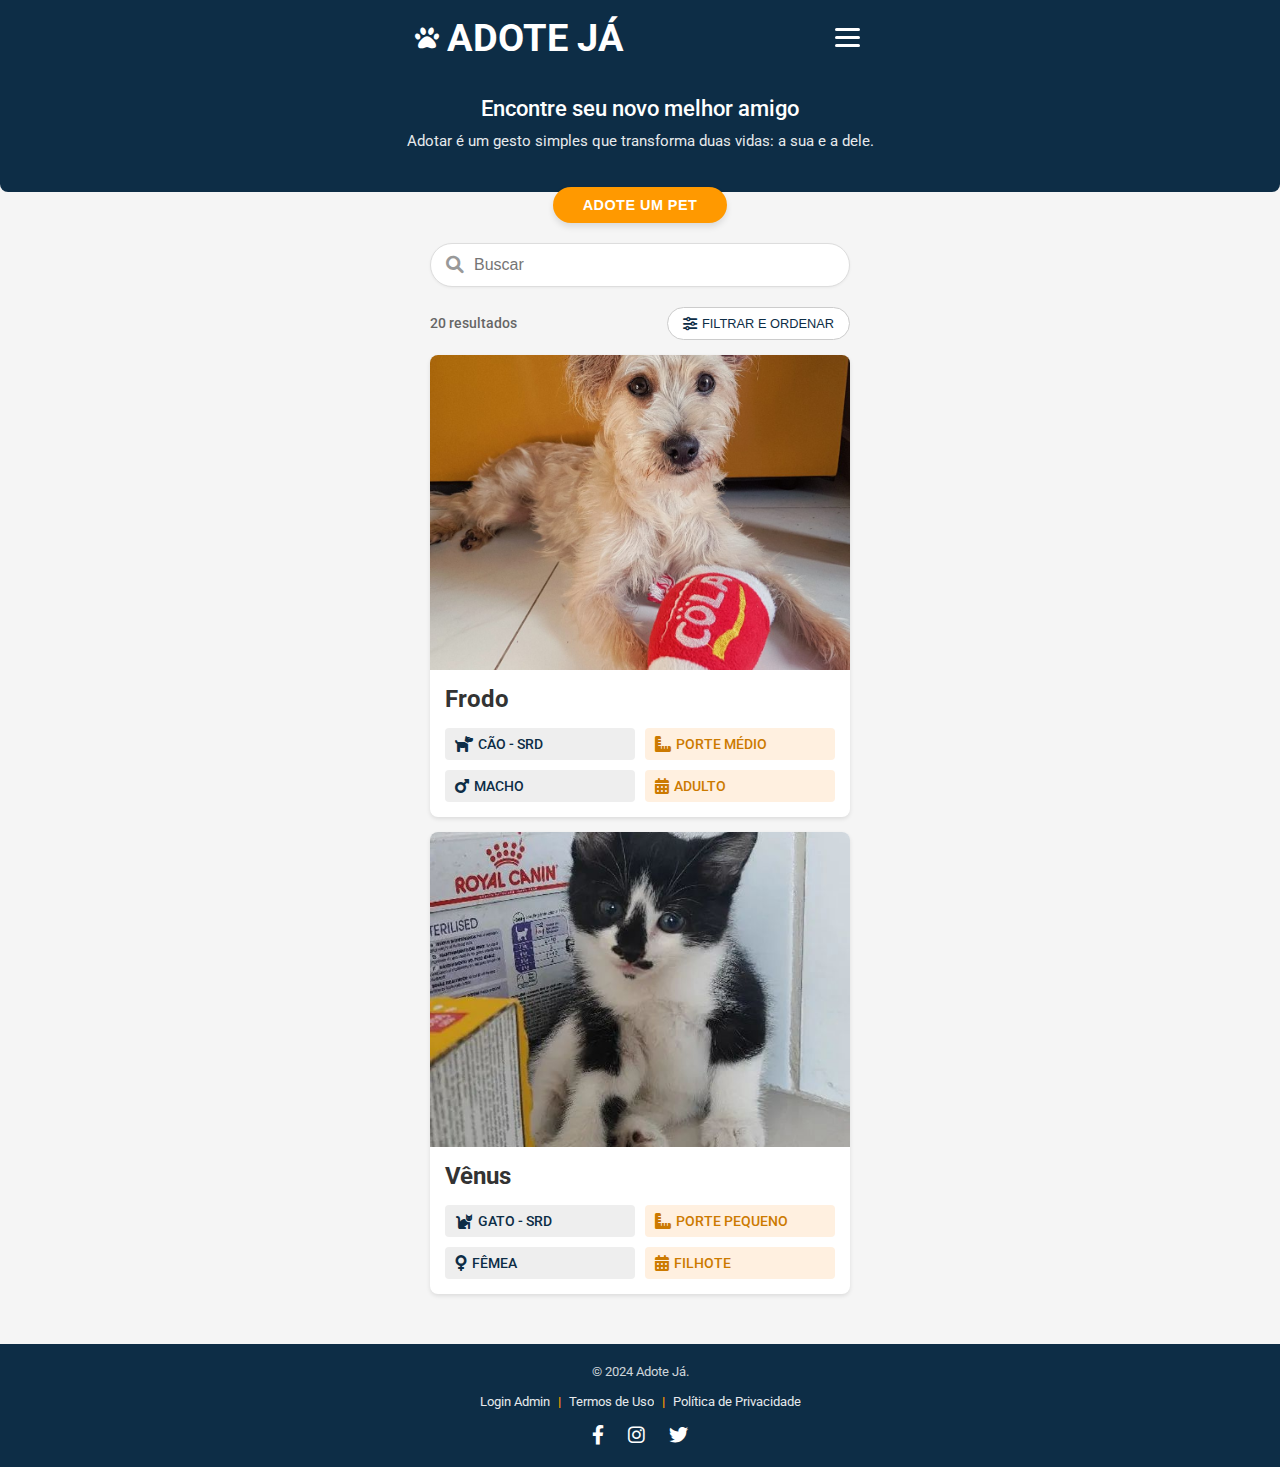
<file: index.html>
<!DOCTYPE html>
<html lang="pt-BR">
<head>
    <meta charset="UTF-8">
    <meta name="viewport" content="width=device-width, initial-scale=1.0">
    <title>Adote Já - Adote um Pet</title>
    <link rel="stylesheet" href="assets/styles.css">
    <link href="https://fonts.googleapis.com/css2?family=Roboto:wght@400;500;700&display=swap" rel="stylesheet">
    <link rel="stylesheet" href="https://cdnjs.cloudflare.com/ajax/libs/font-awesome/6.0.0-beta3/css/all.min.css">
</head>
<body>
    <header class="header">
        <div class="header-content">
            <div class="logo">
                <i class="fas fa-paw"></i>
                <h1>ADOTE JÁ</h1>
            </div>
            <button class="menu-toggle" aria-label="Menu">
                <span class="bar"></span>
                <span class="bar"></span>
                <span class="bar"></span>
            </button>
        </div>
    </header>

    <div class="hero">
        <h2>Encontre seu novo melhor amigo</h2>
        <p>Adotar é um gesto simples que transforma duas vidas: a sua e a dele.</p>
    </div>

    <main class="container">
        <nav class="adoption-nav">
            <button class="adoption-button">ADOTE UM PET</button>
        </nav>

        <div class="search-bar">
            <i class="fas fa-search"></i>
            <input type="text" placeholder="Buscar">
        </div>

        <div class="results-header">
            <p class="results-count">20 resultados</p>
            <button class="filter-sort-button">
                <i class="fas fa-sliders-h"></i>
                FILTRAR E ORDENAR
            </button>
        </div>

        <div class="pet-list">
            <a href="detalhes_pet.html" class="pet-card-link">
            <div class="pet-card">
                <img src="assets/foto_frodo.jpg" alt="Foto do cão Frodo, de porte médio e adulto." class="pet-image">
                <div class="pet-info">
                    <h3 class="pet-name">Frodo</h3>
                    <div class="pet-details">
                        <div class="detail-item">
                            <i class="fas fa-dog"></i>
                            <span>CÃO - SRD</span>
                        </div>
                        <div class="detail-item">
                            <i class="fas fa-ruler-combined"></i>
                            <span>PORTE MÉDIO</span>
                        </div>
                        <div class="detail-item">
                            <i class="fas fa-mars"></i>
                            <span>MACHO</span>
                        </div>
                        <div class="detail-item">
                            <i class="fas fa-calendar-alt"></i>
                            <span>ADULTO</span>
                        </div>
                    </div>
                </div>
            </div>
            </a>

            <div class="pet-card">
                <img src="assets/foto_venus.jpg" alt="Foto da gata Vênus, filhote, preta e branca." class="pet-image">
                <div class="pet-info">
                    <h3 class="pet-name">Vênus</h3>
                    <div class="pet-details">
                        <div class="detail-item">
                            <i class="fas fa-cat"></i>
                            <span>GATO - SRD</span>
                        </div>
                        <div class="detail-item">
                            <i class="fas fa-ruler-combined"></i>
                            <span>PORTE PEQUENO</span>
                        </div>
                        <div class="detail-item">
                            <i class="fas fa-venus"></i>
                            <span>FÊMEA</span>
                        </div>
                        <div class="detail-item">
                            <i class="fas fa-calendar-alt"></i>
                            <span>FILHOTE</span>
                        </div>
                    </div>
                </div>
            </div>
            </div>
    </main>

    <footer class="footer">
        <div class="footer-content">
            <p>&copy; 2024 Adote Já.</p>
            <div class="footer-links">
                <a href="admin_login.html">Login Admin</a>  <span class="separator">|</span>
                <a href="#">Termos de Uso</a>
                <span class="separator">|</span>
                <a href="#">Política de Privacidade</a>
            </div>
            <div class="social-icons">
                <a href="#" aria-label="Facebook"><i class="fab fa-facebook-f"></i></a>
                <a href="#" aria-label="Instagram"><i class="fab fa-instagram"></i></a>
                <a href="#" aria-label="Twitter"><i class="fab fa-twitter"></i></a>
            </div>
        </div>
    </footer>

</body>
</html>
</file>
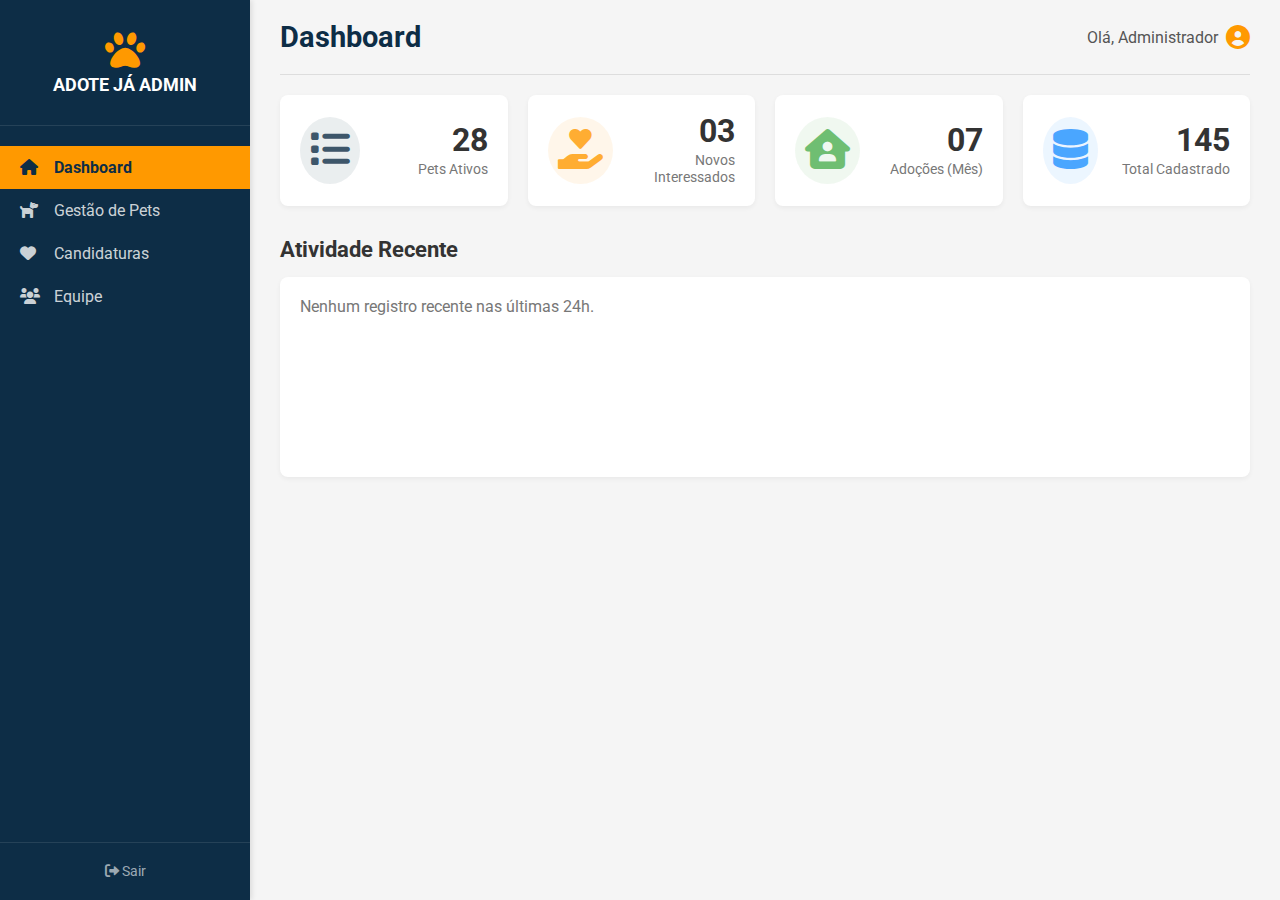
<file: admin-dashboard.html>
<!DOCTYPE html>
<html lang="pt-BR">
<head>
    <meta charset="UTF-8">
    <meta name="viewport" content="width=device-width, initial-scale=1.0">
    <title>Dashboard Admin - Adote Já</title>
    <link rel="stylesheet" href="styles.css">
    <link href="https://fonts.googleapis.com/css2?family=Roboto:wght@400;500;700&display=swap" rel="stylesheet">
    <link rel="stylesheet" href="https://cdnjs.cloudflare.com/ajax/libs/font-awesome/6.0.0-beta3/css/all.min.css">
    <link rel="stylesheet" href="assets/admin-dashboard.css">
</head>
<body>

    <div class="admin-layout">
        
        <aside class="sidebar">
            <div class="sidebar-header">
                <i class="fas fa-paw"></i>
                <h3>ADOTE JÁ ADMIN</h3>
            </div>
            
            <nav class="sidebar-nav">
                <ul>
                    <li class="active"><a href="admin-dashboard.html"><i class="fas fa-home"></i> Dashboard</a></li>
                    <li><a href="admin-pets.html"><i class="fas fa-dog"></i> Gestão de Pets</a></li>
                    <li><a href="#"><i class="fas fa-heart"></i> Candidaturas</a></li>
                    <li><a href="#"><i class="fas fa-users"></i> Equipe</a></li>
                </ul>
            </nav>
            
            <div class="sidebar-footer">
                <a href="index.html" class="logout-link"><i class="fas fa-sign-out-alt"></i> Sair</a>
            </div>
        </aside>

        <main class="dashboard-content">
            <header class="dashboard-topbar">
                <h1>Dashboard</h1>
                <div class="user-profile">
                    Olá, Administrador
                    <i class="fas fa-user-circle"></i>
                </div>
            </header>

            <section class="stats-cards">
                <div class="stat-card stat-primary">
                    <div class="stat-icon"><i class="fas fa-list"></i></div>
                    <div class="stat-details">
                        <span class="stat-number">28</span>
                        <span class="stat-title">Pets Ativos</span>
                    </div>
                </div>

                <div class="stat-card stat-secondary">
                    <div class="stat-icon"><i class="fas fa-hand-holding-heart"></i></div>
                    <div class="stat-details">
                        <span class="stat-number">03</span>
                        <span class="stat-title">Novos Interessados</span>
                    </div>
                </div>

                <div class="stat-card stat-success">
                    <div class="stat-icon"><i class="fas fa-house-user"></i></div>
                    <div class="stat-details">
                        <span class="stat-number">07</span>
                        <span class="stat-title">Adoções (Mês)</span>
                    </div>
                </div>

                <div class="stat-card stat-info">
                    <div class="stat-icon"><i class="fas fa-database"></i></div>
                    <div class="stat-details">
                        <span class="stat-number">145</span>
                        <span class="stat-title">Total Cadastrado</span>
                    </div>
                </div>
            </section>

            <section class="recent-activity">
                <h2>Atividade Recente</h2>
                <div class="activity-box">
                    <p>Nenhum registro recente nas últimas 24h.</p>
                </div>
            </section>
        </main>
    </div>
    
</body>
</html>
</file>
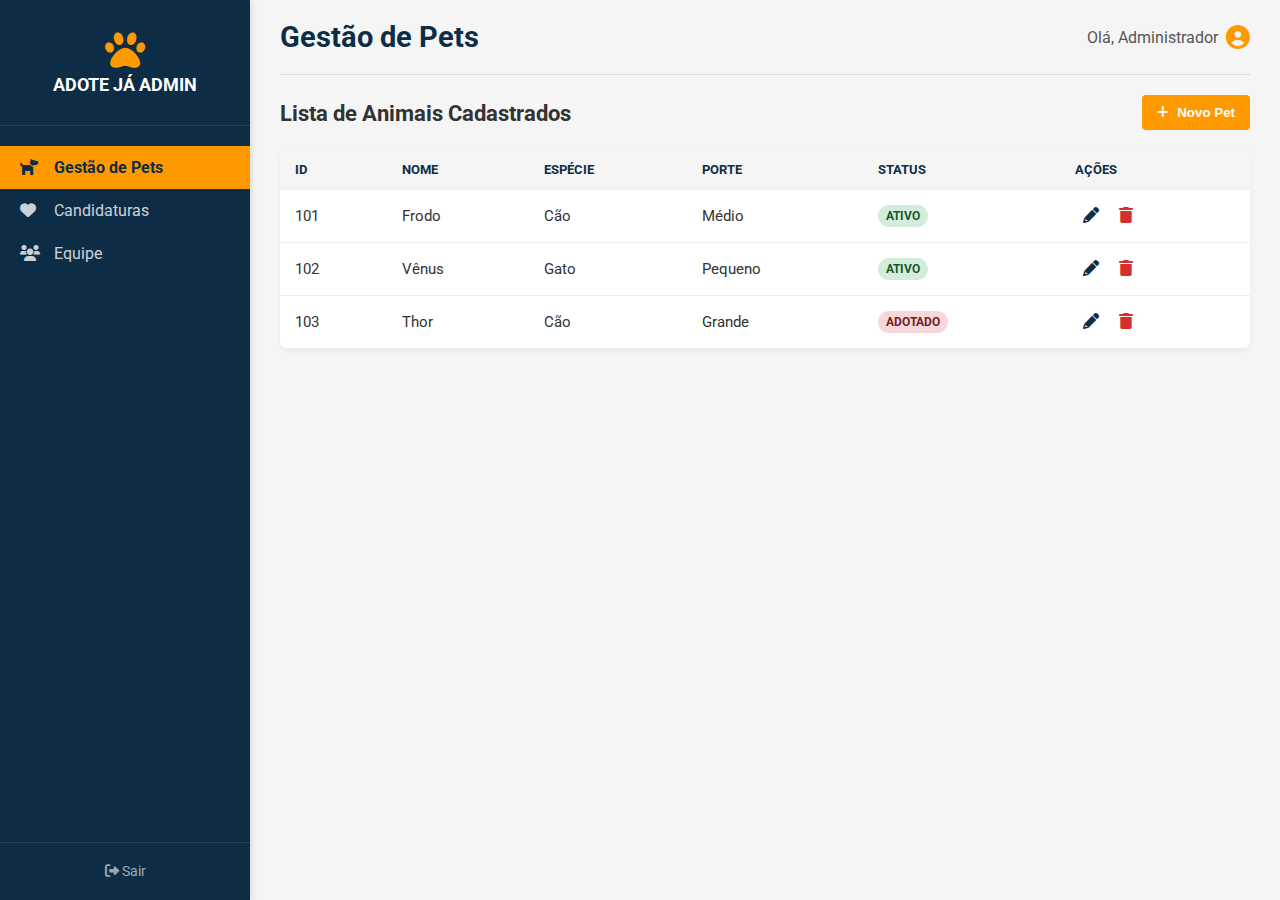
<file: admin-pets.html>
<!DOCTYPE html>
<html lang="pt-BR">
<head>
    <meta charset="UTF-8">
    <meta name="viewport" content="width=device-width, initial-scale=1.0">
    <title>Gestão de Pets - Adote Já</title>
    <link rel="stylesheet" href="styles.css">
    <link href="https://fonts.googleapis.com/css2?family=Roboto:wght@400;500;700&display=swap" rel="stylesheet">
    <link rel="stylesheet" href="https://cdnjs.cloudflare.com/ajax/libs/font-awesome/6.0.0-beta3/css/all.min.css">
    <link rel="stylesheet" href="/assets/admin-dashboard.css">
    <link rel="stylesheet" href="/assets/admin-pets.css"> 
</head>


<body>

    <div class="admin-layout">
        
        <aside class="sidebar">
            <div class="sidebar-header">
                <i class="fas fa-paw"></i>
                <h3>ADOTE JÁ ADMIN</h3>
            </div>
            
            <nav class="sidebar-nav">
                <ul>
                    
                    <li class="active"><a href="admin-pets.html"><i class="fas fa-dog"></i> Gestão de Pets</a></li>
                    <li><a href="#"><i class="fas fa-heart"></i> Candidaturas</a></li>
                    <li><a href="#"><i class="fas fa-users"></i> Equipe</a></li>
                </ul>
            </nav>
            
            <div class="sidebar-footer">
                <a href="index.html" class="logout-link"><i class="fas fa-sign-out-alt"></i> Sair</a>
            </div>
        </aside>

        <main class="dashboard-content">
            <header class="dashboard-topbar">
                <h1>Gestão de Pets</h1>
                <div class="user-profile">
                    Olá, Administrador
                    <i class="fas fa-user-circle"></i>
                </div>
            </header>
            
            <section class="pet-management">
                <div class="management-header">
                    <h2>Lista de Animais Cadastrados</h2>
                    <button class="add-pet-button" id="openNewPetModal">
                        <i class="fas fa-plus"></i> Novo Pet
                    </button>

                    
                </div>
                
                <div class="pet-table-container">
                    <table class="pet-table">
                        <thead>
                            <tr>
                                <th>ID</th>
                                <th>Nome</th>
                                <th>Espécie</th>
                                <th>Porte</th>
                                <th>Status</th>
                                <th>Ações</th>
                            </tr>
                        </thead>
                        <tbody>
                            <tr>
                                <td>101</td>
                                <td>Frodo</td>
                                <td>Cão</td>
                                <td>Médio</td>
                                <td><span class="status status-active">ATIVO</span></td>
                                <td>
                                    <button class="action-btn btn-edit open-edit-modal" title="Editar" data-pet-id="101"><i class="fas fa-pencil-alt"></i></button>
                                    <button class="action-btn btn-delete" title="Excluir"><i class="fas fa-trash"></i></button>
                                </td>
                            </tr>
                            <tr>
                                <td>102</td>
                                <td>Vênus</td>
                                <td>Gato</td>
                                <td>Pequeno</td>
                                <td><span class="status status-active">ATIVO</span></td>
                                <td>
                                    <button class="action-btn btn-edit open-edit-modal" title="Editar" data-pet-id="102"><i class="fas fa-pencil-alt"></i></button>
                                    <button class="action-btn btn-delete" title="Excluir"><i class="fas fa-trash"></i></button>
                                </td>
                            </tr>
                            <tr>
                                <td>103</td>
                                <td>Thor</td>
                                <td>Cão</td>
                                <td>Grande</td>
                                <td><span class="status status-adopted">ADOTADO</span></td>
                                <td>
                                    <button class="action-btn btn-edit open-edit-modal" title="Editar" data-pet-id="103"><i class="fas fa-pencil-alt"></i></button>
                                    <button class="action-btn btn-delete" title="Excluir"><i class="fas fa-trash"></i></button>
                                </td>
                            </tr>
                            </tbody>
                    </table>
                </div>
            </section>

            <div class="pet-form-modal" id="petModal">
            <div class="pet-form-content">
                <div class="form-header">
                    <h2>Cadastrar Novo Pet</h2>
                    <button class="close-form-btn" id="closeModalButton">&times;</button> 
                    
                </div>

                <form class="pet-form">
                    <div class="form-grid">
                        <div class="form-group">
                            <label for="pet-name">Nome do Pet</label>
                            <input type="text" id="pet-name" name="name" required>
                        </div>
                        
                        <div class="form-group">
                            <label for="pet-species">Espécie</label>
                            <select id="pet-species" name="species" required>
                                <option value="" disabled selected>Selecione</option>
                                <option value="cao">Cão</option>
                                <option value="gato">Gato</option>
                            </select>
                        </div>

                        <div class="form-group">
                            <label for="pet-size">Porte</label>
                            <select id="pet-size" name="size" required>
                                <option value="" disabled selected>Selecione</option>
                                <option value="pequeno">Pequeno</option>
                                <option value="medio">Médio</option>
                                <option value="grande">Grande</option>
                            </select>
                        </div>
                        
                        <div class="form-group">
                            <label for="pet-gender">Sexo</label>
                            <select id="pet-gender" name="gender" required>
                                <option value="" disabled selected>Selecione</option>
                                <option value="macho">Macho</option>
                                <option value="femea">Fêmea</option>
                            </select>
                        </div>

                        <div class="form-group">
                            <label for="pet-age">Idade Aproximada</label>
                            <input type="text" id="pet-age" name="age" placeholder="Ex: 2 anos, Filhote" required>
                        </div>
                        
                        <div class="form-group">
                            <label for="pet-location">Localização/Abrigo</label>
                            <input type="text" id="pet-location" name="location" placeholder="Ex: São Paulo/SP" required>
                        </div>
                    </div>
                    
                    <div class="form-group full-width">
                        <label for="pet-description">Descrição Completa</label>
                        <textarea id="pet-description" name="description" rows="4" required></textarea>
                    </div>

                    <div class="form-group full-width">
                        <label for="pet-photo">Foto Principal</label>
                        <input type="file" id="pet-photo" name="photo" accept="image/*" required>
                    </div>

                    <div class="form-group full-width">
                        <label>Status de Adoção</label>
                        <div class="radio-group">
                            <input type="radio" id="status-active" name="status" value="ativo" checked>
                            <label for="status-active">Ativo (Disponível)</label>
                            
                            <input type="radio" id="status-adopted" name="status" value="adotado">
                            <label for="status-adopted">Adotado</label>
                        </div>
                    </div>
                    
                    <div class="form-actions full-width">
                        <button type="submit" class="save-pet-btn">
                            <i class="fas fa-save"></i> Salvar Pet
                        </button>
                        <button type="button" class="cancel-btn" id="cancelModalButton">Cancelar</button>
                    </div>
                </form>
            </div>
        </div>
        
        </main>
    </div>
<script src="scripts.js"></script>
</body>
</html>
</file>
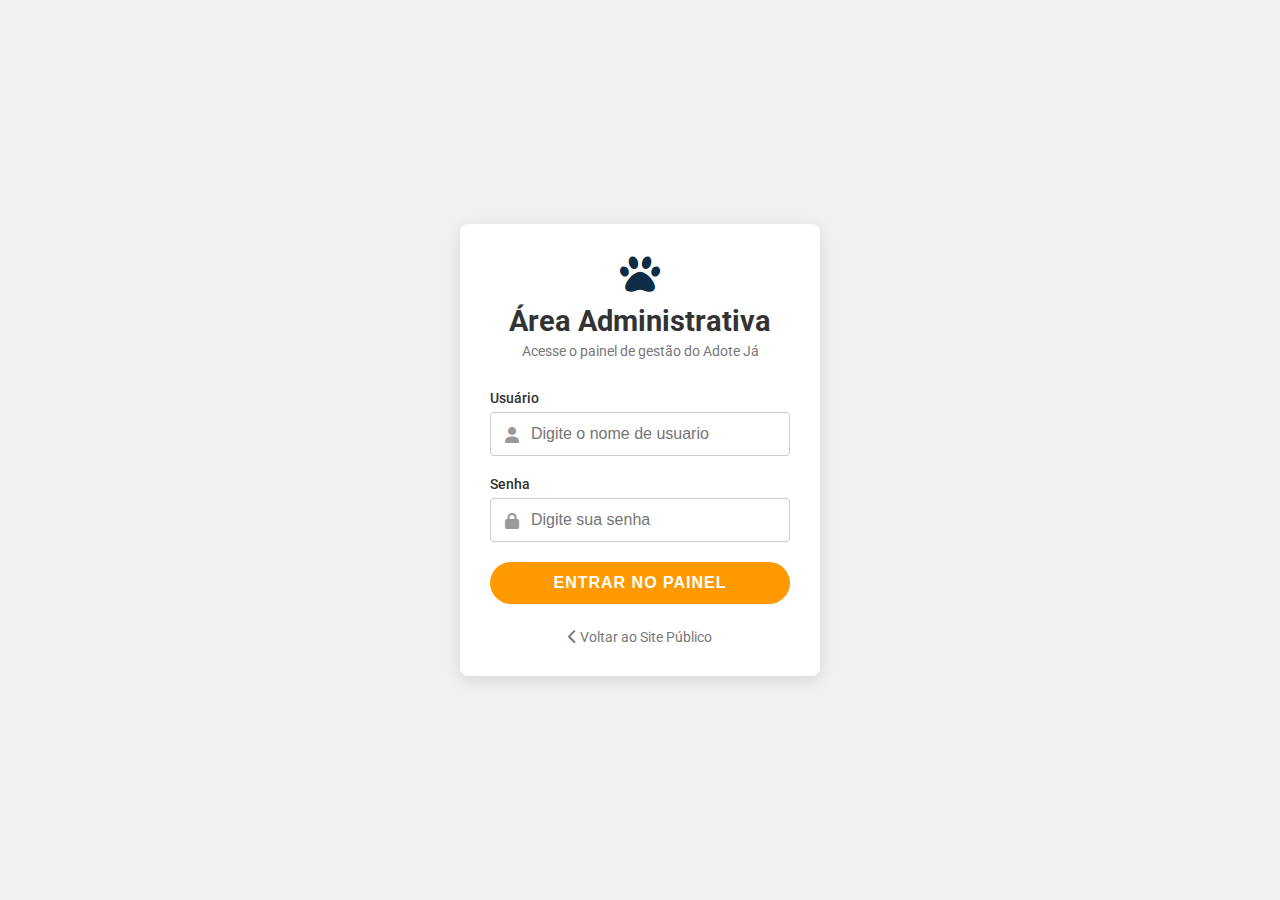
<file: admin_login.html>
<!DOCTYPE html>
<html lang="pt-BR">
<head>
    <meta charset="UTF-8">
    <meta name="viewport" content="width=device-width, initial-scale=1.0">
    <title>Admin Login - Adote Já</title>
    <link rel="stylesheet" href="styles.css">
    <link href="https://fonts.googleapis.com/css2?family=Roboto:wght@400;500;700&display=swap" rel="stylesheet">
    <link rel="stylesheet" href="https://cdnjs.cloudflare.com/ajax/libs/font-awesome/6.0.0-beta3/css/all.min.css">
    <link rel="stylesheet" href="/assets/admin-login.css"> 
</head>
<body>

    <main class="login-container">
        <div class="login-card">
            <div class="login-header">
                <i class="fas fa-paw login-icon"></i>
                <h2>Área Administrativa</h2>
                <p>Acesse o painel de gestão do Adote Já</p>
            </div>

            <form class="login-form">
                <div class="input-group">
                    <label for="email">Usuário</label>
                    <input type="email" id="email" name="email" placeholder="Digite o nome de usuario" required>
                    <i class="fas fa-user input-icon"></i>
                </div>
                
                <div class="input-group">
                    <label for="password">Senha</label>
                    <input type="password" id="password" name="password" placeholder="Digite sua senha" required>
                    <i class="fas fa-lock input-icon"></i>
                </div>

                

                <button type="submit" class="login-cta">
                    ENTRAR NO PAINEL
                </button>
            </form>

            <a href="index.html" class="back-link">
                <i class="fas fa-chevron-left"></i> Voltar ao Site Público
            </a>
        </div>
    </main>
    
</body>
</html>
</file>
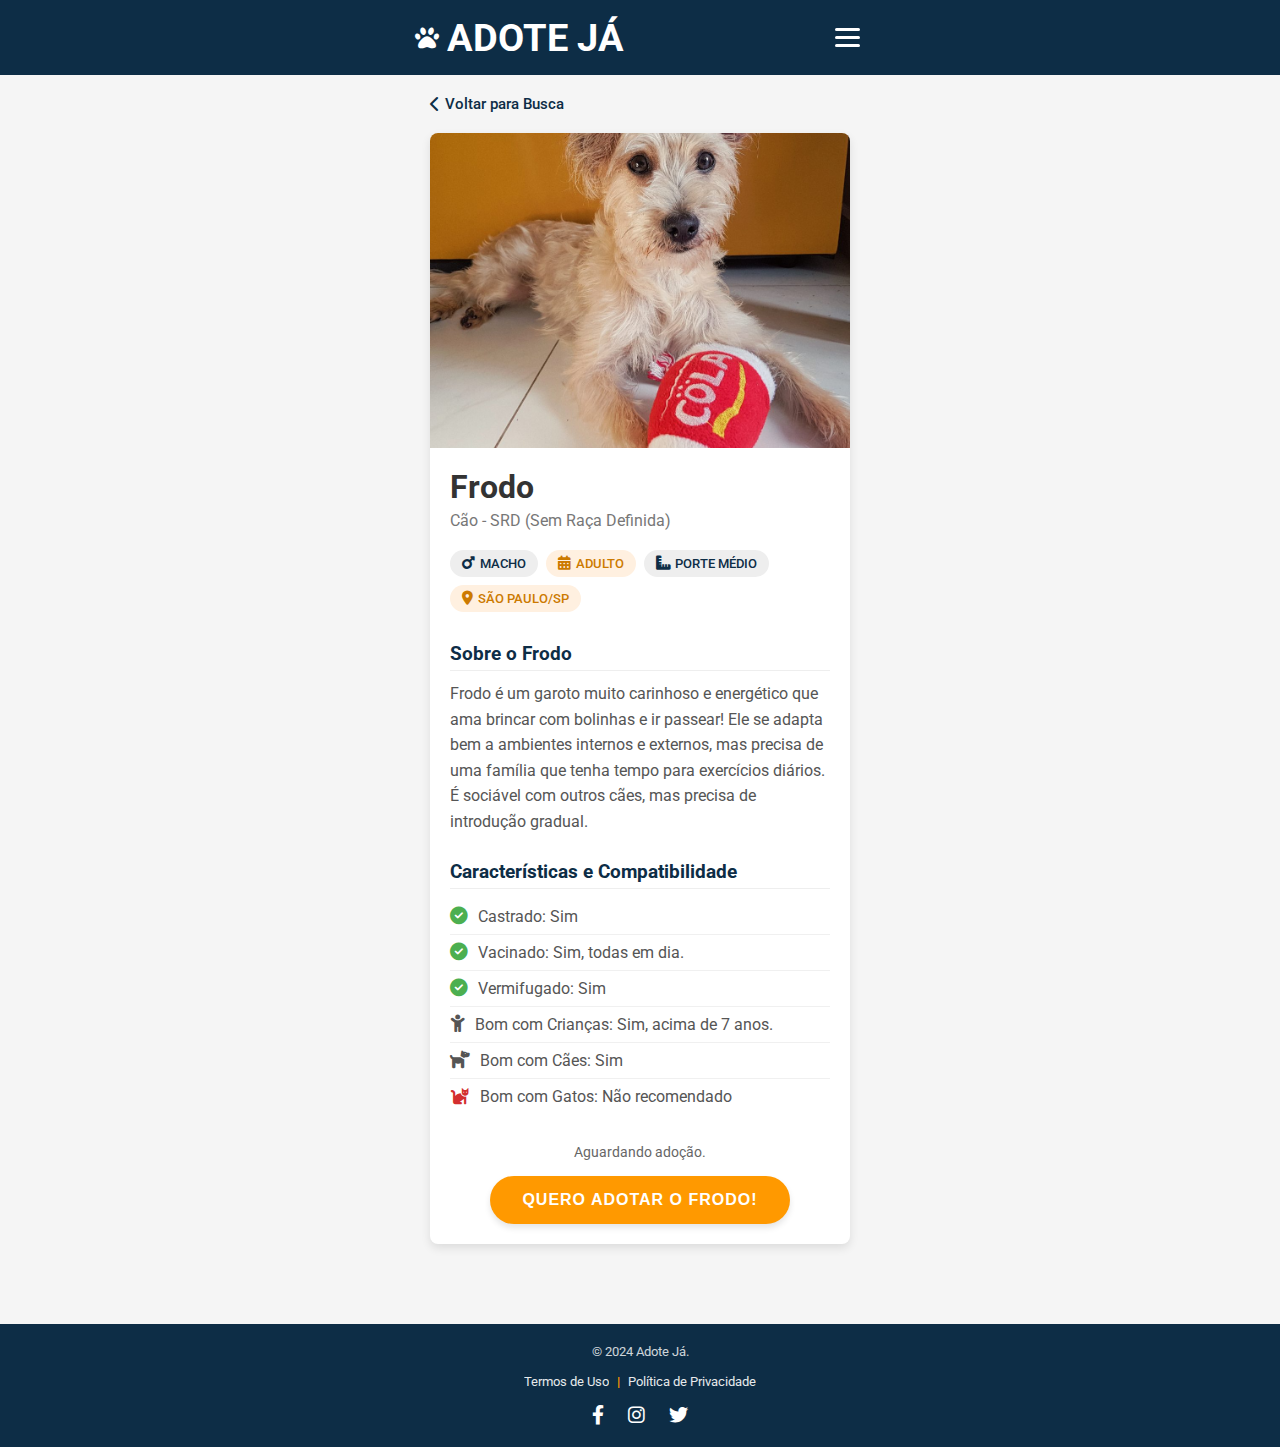
<file: detalhes_pet.html>
<!DOCTYPE html>
<html lang="pt-BR">
<head>
    <meta charset="UTF-8">
    <meta name="viewport" content="width=device-width, initial-scale=1.0">
    <title>Detalhes do Pet - Frodo</title>
    <link rel="stylesheet" href="styles.css">
    <link href="https://fonts.googleapis.com/css2?family=Roboto:wght@400;500;700&display=swap" rel="stylesheet">
    <link rel="stylesheet" href="https://cdnjs.cloudflare.com/ajax/libs/font-awesome/6.0.0-beta3/css/all.min.css">
    <link rel="stylesheet" href="/assets/detalhes.css">
</head>
<body>
    <header class="header">
        <div class="header-content">
            <div class="logo">
                <i class="fas fa-paw"></i>
                <h1>ADOTE JÁ</h1>
            </div>
            <button class="menu-toggle" aria-label="Menu">
                <span class="bar"></span>
                <span class="bar"></span>
                <span class="bar"></span>
            </button>
        </div>
    </header>

    <main class="container details-container">
        <a href="index.html" class="back-button">
            <i class="fas fa-chevron-left"></i> Voltar para Busca
        </a>

        <div class="pet-details-card">
            <img src="/assets/foto_frodo.jpg" alt="Foto do cão Frodo, de porte médio e adulto." class="details-image">

            <div class="details-content">
                <h1 class="pet-name-details">Frodo</h1>
                <p class="pet-breed">Cão - SRD (Sem Raça Definida)</p>

                <div class="pet-tags">
                    <span class="tag tag-macho"><i class="fas fa-mars"></i> Macho</span>
                    <span class="tag tag-adulto"><i class="fas fa-calendar-alt"></i> Adulto</span>
                    <span class="tag tag-porte"><i class="fas fa-ruler-combined"></i> Porte Médio</span>
                    <span class="tag tag-localizacao"><i class="fas fa-map-marker-alt"></i> São Paulo/SP</span>
                </div>

                <h2 class="section-title">Sobre o Frodo</h2>
                <p class="description">
                    Frodo é um garoto muito carinhoso e energético que ama brincar com bolinhas e ir passear! Ele se adapta bem a ambientes internos e externos, mas precisa de uma família que tenha tempo para exercícios diários. É sociável com outros cães, mas precisa de introdução gradual.
                </p>

                <div class="pet-characteristics">
                    <h3 class="section-title">Características e Compatibilidade</h3>
                    <ul class="characteristics-list">
                        <li><i class="fas fa-check-circle"></i> Castrado: Sim</li>
                        <li><i class="fas fa-check-circle"></i> Vacinado: Sim, todas em dia.</li>
                        <li><i class="fas fa-check-circle"></i> Vermifugado: Sim</li>
                        <li><i class="fas fa-child"></i> Bom com Crianças: Sim, acima de 7 anos.</li>
                        <li><i class="fas fa-dog"></i> Bom com Cães: Sim</li>
                        <li><i class="fas fa-cat"></i> Bom com Gatos: Não recomendado</li>
                    </ul>
                </div>

                <div class="cta-section">
                    <p class="shelter-info">Aguardando adoção.</p>
                    <button class="adoption-cta">
                        QUERO ADOTAR O FRODO!
                    </button>
                </div>
            </div>
        </div>
    </main>

    <footer class="footer">
        <div class="footer-content">
            <p>&copy; 2024 Adote Já.</p>
            <div class="footer-links">
                <a href="#">Termos de Uso</a>
                <span class="separator">|</span>
                <a href="#">Política de Privacidade</a>
            </div>
            <div class="social-icons">
                <a href="#" aria-label="Facebook"><i class="fab fa-facebook-f"></i></a>
                <a href="#" aria-label="Instagram"><i class="fab fa-instagram"></i></a>
                <a href="#" aria-label="Twitter"><i class="fab fa-twitter"></i></a>
            </div>
        </div>
    </footer>
</body>
</html>
</file>
<file: assets/styles.css>
* {
    box-sizing: border-box;
    margin: 0;
    padding: 0;
}

body {
    font-family: 'Roboto', sans-serif;
    background-color: #f5f5f5; 
    color: #333;
}

.container {
    padding: 0 15px;
    max-width: 450px; 
    margin: 0 auto;
}


.header {
    background-color: #0d2d46; 
    color: white;
    padding: 15px 15px;
}

.header-content {
    display: flex;
    justify-content: space-between;
    align-items: center;
    max-width: 450px;
    margin: 0 auto;
}

.logo {
    display: flex;
    align-items: center;
    font-size: 1.2rem;
    font-weight: 700;
}

.logo i {
    margin-right: 8px;
    font-size: 1.5rem;
}


.menu-toggle {
    background: none;
    border: none;
    cursor: pointer;
    padding: 5px;
}

.menu-toggle .bar {
    display: block;
    width: 25px;
    height: 3px;
    margin: 5px 0;
    background-color: white;
    border-radius: 2px;
}


.hero {
    background-color: #0d2d46;
    color: white;
    padding: 20px 30px 40px;
    text-align: center;
    border-radius: 0 0 8px 8px;
    margin-bottom: 20px;
}

.hero h2 {
    font-size: 1.4rem;
    font-weight: 500;
    margin-bottom: 10px;
}

.hero p {
    font-size: 0.95rem;
    line-height: 1.4;
    opacity: 0.9;
}


.adoption-nav {
    text-align: center;
    margin-top: -25px; 
    margin-bottom: 20px;
    position: relative; 
    z-index: 10;
}

.adoption-button {
    background-color: #ff9900; 
    color: white;
    font-weight: 700;
    border: none;
    padding: 10px 30px;
    border-radius: 25px;
    text-transform: uppercase;
    box-shadow: 0 4px 6px rgba(0, 0, 0, 0.1);
    font-size: 0.9rem;
    letter-spacing: 0.5px;
    cursor: pointer;
}


.search-bar {
    background-color: white;
    border-radius: 25px;
    padding: 10px 15px;
    display: flex;
    align-items: center;
    border: 1px solid #ddd;
    box-shadow: 0 1px 3px rgba(0, 0, 0, 0.05);
    margin-bottom: 20px;
}

.search-bar i {
    color: #999;
    margin-right: 10px;
    font-size: 1.1rem;
}

.search-bar input {
    border: none;
    outline: none;
    flex-grow: 1;
    font-size: 1rem;
    padding: 2px 0;
}


.results-header {
    display: flex;
    justify-content: space-between;
    align-items: center;
    margin-bottom: 15px;
}

.results-count {
    color: #666;
    font-size: 0.9rem;
    font-weight: 500;
}

.filter-sort-button {
    background-color: white;
    color: #0d2d46; 
    border: 1px solid #ccc;
    padding: 8px 15px;
    border-radius: 20px;
    font-weight: 500;
    font-size: 0.8rem;
    display: flex;
    align-items: center;
    cursor: pointer;
}

.filter-sort-button i {
    margin-right: 5px;
    font-size: 0.9rem;
}


.pet-list {
    display: flex;
    flex-direction: column;
    gap: 15px;
    padding-bottom: 20px; 
}

.pet-card-link {
    text-decoration: none; 
    color: inherit; 
}
.pet-card-link:hover .pet-card {
    box-shadow: 0 4px 12px rgba(0, 0, 0, 0.15); 
    transform: translateY(-2px);
    transition: all 0.2s;
}

.pet-card {
    background-color: white;
    border-radius: 8px;
    overflow: hidden;
    box-shadow: 0 2px 4px rgba(0, 0, 0, 0.1);
}

.pet-image {
    width: 100%;
    height: auto;
    display: block;
    object-fit: cover;
    aspect-ratio: 4/3; 
}

.pet-info {
    padding: 15px;
}

.pet-name {
    font-size: 1.5rem;
    font-weight: 700;
    color: #333;
    margin-bottom: 15px;
}

.pet-details {
    display: grid;
    grid-template-columns: 1fr 1fr; 
    gap: 10px;
}

.detail-item {
    display: flex;
    align-items: center;
    font-size: 0.85rem;
    font-weight: 500;
    color: #555;
    padding: 8px 10px;
    border-radius: 4px;
    
}

.detail-item:nth-child(1), 
.detail-item:nth-child(3) { 
    background-color: #eee;
    color: #0d2d46; 
}


.detail-item:nth-child(2),
.detail-item:nth-child(4) { 
    background-color: #fff0e0; 
    color: #cc7a00; 
}

.detail-item i {
    margin-right: 5px;
    font-size: 1rem;
}

.footer {
    background-color: #0d2d46; 
    color: white;
    padding: 20px 15px;
    text-align: center;
    width: 100%;
    margin-top: 30px;
}

.footer-content {
    max-width: 450px;
    margin: 0 auto;
    display: flex;
    flex-direction: column;
    align-items: center;
}

.footer p {
    font-size: 0.8rem;
    margin-bottom: 15px;
    opacity: 0.8;
}

.footer-links {
    margin-bottom: 15px;
    font-size: 0.8rem;
}

.footer-links a {
    color: white;
    text-decoration: none;
    margin: 0 5px;
    opacity: 0.9;
    transition: opacity 0.2s;
}

.footer-links a:hover {
    opacity: 1;
    text-decoration: underline;
}

.separator {
    color: #ff9900; 
    font-weight: 700;
}

.social-icons a {
    color: white;
    font-size: 1.2rem;
    margin: 0 10px;
    transition: color 0.2s;
}

.social-icons a:hover {
    color: #ff9900; 
}
</file>
<file: styles.css>
* {
    box-sizing: border-box;
    margin: 0;
    padding: 0;
}

body {
    font-family: 'Roboto', sans-serif;
    background-color: #f5f5f5; 
    color: #333;
}

.container {
    padding: 0 15px;
    max-width: 450px; 
    margin: 0 auto;
}


.header {
    background-color: #0d2d46; 
    color: white;
    padding: 15px 15px;
}

.header-content {
    display: flex;
    justify-content: space-between;
    align-items: center;
    max-width: 450px;
    margin: 0 auto;
}

.logo {
    display: flex;
    align-items: center;
    font-size: 1.2rem;
    font-weight: 700;
}

.logo i {
    margin-right: 8px;
    font-size: 1.5rem;
}


.menu-toggle {
    background: none;
    border: none;
    cursor: pointer;
    padding: 5px;
}

.menu-toggle .bar {
    display: block;
    width: 25px;
    height: 3px;
    margin: 5px 0;
    background-color: white;
    border-radius: 2px;
}


.hero {
    background-color: #0d2d46;
    color: white;
    padding: 20px 30px 40px;
    text-align: center;
    border-radius: 0 0 8px 8px;
    margin-bottom: 20px;
}

.hero h2 {
    font-size: 1.4rem;
    font-weight: 500;
    margin-bottom: 10px;
}

.hero p {
    font-size: 0.95rem;
    line-height: 1.4;
    opacity: 0.9;
}


.adoption-nav {
    text-align: center;
    margin-top: -25px; 
    margin-bottom: 20px;
    position: relative; 
    z-index: 10;
}

.adoption-button {
    background-color: #ff9900; 
    color: white;
    font-weight: 700;
    border: none;
    padding: 10px 30px;
    border-radius: 25px;
    text-transform: uppercase;
    box-shadow: 0 4px 6px rgba(0, 0, 0, 0.1);
    font-size: 0.9rem;
    letter-spacing: 0.5px;
    cursor: pointer;
}


.search-bar {
    background-color: white;
    border-radius: 25px;
    padding: 10px 15px;
    display: flex;
    align-items: center;
    border: 1px solid #ddd;
    box-shadow: 0 1px 3px rgba(0, 0, 0, 0.05);
    margin-bottom: 20px;
}

.search-bar i {
    color: #999;
    margin-right: 10px;
    font-size: 1.1rem;
}

.search-bar input {
    border: none;
    outline: none;
    flex-grow: 1;
    font-size: 1rem;
    padding: 2px 0;
}


.results-header {
    display: flex;
    justify-content: space-between;
    align-items: center;
    margin-bottom: 15px;
}

.results-count {
    color: #666;
    font-size: 0.9rem;
    font-weight: 500;
}

.filter-sort-button {
    background-color: white;
    color: #0d2d46; 
    border: 1px solid #ccc;
    padding: 8px 15px;
    border-radius: 20px;
    font-weight: 500;
    font-size: 0.8rem;
    display: flex;
    align-items: center;
    cursor: pointer;
}

.filter-sort-button i {
    margin-right: 5px;
    font-size: 0.9rem;
}


.pet-list {
    display: flex;
    flex-direction: column;
    gap: 15px;
    padding-bottom: 20px; 
}

.pet-card-link {
    text-decoration: none; 
    color: inherit; 
}
.pet-card-link:hover .pet-card {
    box-shadow: 0 4px 12px rgba(0, 0, 0, 0.15); 
    transform: translateY(-2px);
    transition: all 0.2s;
}

.pet-card {
    background-color: white;
    border-radius: 8px;
    overflow: hidden;
    box-shadow: 0 2px 4px rgba(0, 0, 0, 0.1);
}

.pet-image {
    width: 100%;
    height: auto;
    display: block;
    object-fit: cover;
    aspect-ratio: 4/3; 
}

.pet-info {
    padding: 15px;
}

.pet-name {
    font-size: 1.5rem;
    font-weight: 700;
    color: #333;
    margin-bottom: 15px;
}

.pet-details {
    display: grid;
    grid-template-columns: 1fr 1fr; 
    gap: 10px;
}

.detail-item {
    display: flex;
    align-items: center;
    font-size: 0.85rem;
    font-weight: 500;
    color: #555;
    padding: 8px 10px;
    border-radius: 4px;
    
}

.detail-item:nth-child(1), 
.detail-item:nth-child(3) { 
    background-color: #eee;
    color: #0d2d46; 
}


.detail-item:nth-child(2),
.detail-item:nth-child(4) { 
    background-color: #fff0e0; 
    color: #cc7a00; 
}

.detail-item i {
    margin-right: 5px;
    font-size: 1rem;
}

.footer {
    background-color: #0d2d46; 
    color: white;
    padding: 20px 15px;
    text-align: center;
    width: 100%;
    margin-top: 30px;
}

.footer-content {
    max-width: 450px;
    margin: 0 auto;
    display: flex;
    flex-direction: column;
    align-items: center;
}

.footer p {
    font-size: 0.8rem;
    margin-bottom: 15px;
    opacity: 0.8;
}

.footer-links {
    margin-bottom: 15px;
    font-size: 0.8rem;
}

.footer-links a {
    color: white;
    text-decoration: none;
    margin: 0 5px;
    opacity: 0.9;
    transition: opacity 0.2s;
}

.footer-links a:hover {
    opacity: 1;
    text-decoration: underline;
}

.separator {
    color: #ff9900; 
    font-weight: 700;
}

.social-icons a {
    color: white;
    font-size: 1.2rem;
    margin: 0 10px;
    transition: color 0.2s;
}

.social-icons a:hover {
    color: #ff9900; 
}
</file>
<file: assets/admin-dashboard.css>
.admin-layout {
    display: flex;
    min-height: 100vh;
    background-color: #f5f5f5; 
}


.sidebar {
    width: 250px;
    background-color: #0d2d46; 
    color: white;
    display: flex;
    flex-direction: column;
    padding-top: 20px;
    box-shadow: 2px 0 5px rgba(0, 0, 0, 0.1);
}

.sidebar-header {
    text-align: center;
    padding: 10px 0 30px;
    border-bottom: 1px solid rgba(255, 255, 255, 0.1);
}

.sidebar-header i {
    font-size: 2.5rem;
    color: #ff9900; 
    margin-bottom: 5px;
}

.sidebar-header h3 {
    font-size: 1.1rem;
    font-weight: 700;
}


.sidebar-nav {
    flex-grow: 1; 
    padding: 20px 0;
}

.sidebar-nav ul {
    list-style: none;
    padding: 0;
}

.sidebar-nav li a {
    display: block;
    padding: 12px 20px;
    color: rgba(255, 255, 255, 0.8);
    text-decoration: none;
    font-size: 1rem;
    transition: background-color 0.2s, color 0.2s;
}

.sidebar-nav li a i {
    margin-right: 10px;
    width: 20px;
}

.sidebar-nav li:hover a {
    background-color: #092234; 
    color: white;
}

.sidebar-nav li.active a {
    background-color: #ff9900; 
    color: #0d2d46; 
    font-weight: 700;
}


.sidebar-footer {
    padding: 20px;
    border-top: 1px solid rgba(255, 255, 255, 0.1);
}

.logout-link {
    color: rgba(255, 255, 255, 0.6);
    text-decoration: none;
    display: block;
    text-align: center;
    font-size: 0.9rem;
}

.logout-link:hover {
    color: #ff9900;
}


.dashboard-content {
    flex-grow: 1;
    padding: 0 30px;
}


.dashboard-topbar {
    display: flex;
    justify-content: space-between;
    align-items: center;
    padding: 20px 0;
    border-bottom: 1px solid #ddd;
    margin-bottom: 20px;
}

.dashboard-topbar h1 {
    font-size: 1.8rem;
    color: #0d2d46;
}

.user-profile {
    display: flex;
    align-items: center;
    font-size: 1rem;
    color: #555;
}

.user-profile i {
    margin-left: 8px;
    font-size: 1.5rem;
    color: #ff9900;
}


.stats-cards {
    display: grid;
    grid-template-columns: repeat(auto-fit, minmax(200px, 1fr));
    gap: 20px;
    margin-bottom: 30px;
}

.stat-card {
    background-color: white;
    border-radius: 8px;
    box-shadow: 0 2px 5px rgba(0, 0, 0, 0.05);
    padding: 20px;
    display: flex;
    align-items: center;
    justify-content: space-between;
}

.stat-icon {
    font-size: 2.5rem;
    padding: 10px;
    border-radius: 50%;
    opacity: 0.8;
}

.stat-details {
    text-align: right;
}

.stat-number {
    display: block;
    font-size: 2rem;
    font-weight: 700;
    line-height: 1;
}

.stat-title {
    display: block;
    font-size: 0.9rem;
    color: #777;
    margin-top: 5px;
}


.stat-primary .stat-icon { background-color: rgba(13, 45, 70, 0.1); color: #0d2d46; } 
.stat-secondary .stat-icon { background-color: rgba(255, 153, 0, 0.1); color: #ff9900; } 
.stat-success .stat-icon { background-color: rgba(76, 175, 80, 0.1); color: #4CAF50; } 
.stat-info .stat-icon { background-color: rgba(30, 144, 255, 0.1); color: dodgerblue; } 


.recent-activity h2 {
    font-size: 1.4rem;
    color: #333;
    margin-bottom: 15px;
}

.activity-box {
    background-color: white;
    padding: 20px;
    border-radius: 8px;
    box-shadow: 0 2px 5px rgba(0, 0, 0, 0.05);
    min-height: 200px;
    color: #777;
}


@media (max-width: 768px) {
    .sidebar {
        width: 100%;
        height: auto;
        position: relative; 
    }
    
    .admin-layout {
        flex-direction: column;
    }
    
    .sidebar-nav ul {
        display: flex;
        flex-wrap: wrap;
        justify-content: space-around;
        border-top: 1px solid rgba(255, 255, 255, 0.1);
    }

    .sidebar-nav li {
        flex: 1 1 50%; 
        text-align: center;
    }

    .dashboard-content {
        padding: 20px 15px;
    }
    
    .dashboard-topbar {
        flex-direction: column;
        align-items: flex-start;
    }
    
    .user-profile {
        margin-top: 10px;
    }
}
</file>
<file: assets/admin-pets.css>
.management-header {
    display: flex;
    justify-content: space-between;
    align-items: center;
    margin-bottom: 20px;
}

.management-header h2 {
    font-size: 1.4rem;
    color: #333;
}


.add-pet-button {
    background-color: #ff9900;
    color: white;
    border: none;
    padding: 10px 15px;
    border-radius: 4px;
    font-weight: 700;
    cursor: pointer;
    transition: background-color 0.2s;
}

.add-pet-button:hover {
    background-color: #e68a00;
}

.add-pet-button i {
    margin-right: 5px;
}


.pet-table-container {
    background-color: white;
    border-radius: 8px;
    box-shadow: 0 2px 5px rgba(0, 0, 0, 0.05);
    overflow-x: auto; 
}


.pet-table {
    width: 100%;
    border-collapse: collapse;
    font-size: 0.95rem;
}

.pet-table th, .pet-table td {
    padding: 12px 15px;
    text-align: left;
    border-bottom: 1px solid #eee;
}

.pet-table th {
    background-color: #f5f5f5;
    color: #0d2d46;
    font-weight: 700;
    text-transform: uppercase;
    font-size: 0.8rem;
}

.pet-table tbody tr:hover {
    background-color: #fafafa;
}


.status {
    display: inline-block;
    padding: 4px 8px;
    border-radius: 15px;
    font-weight: 700;
    font-size: 0.75rem;
    text-transform: uppercase;
}

.status-active {
    background-color: #d4edda;
    color: #155724; 
}

.status-adopted {
    background-color: #f8d7da;
    color: #721c24; 
}


.action-btn {
    background: none;
    border: none;
    cursor: pointer;
    font-size: 1rem;
    margin: 0 3px;
    padding: 5px;
    transition: color 0.2s;
}

.btn-edit {
    color: #0d2d46; 
}

.btn-edit:hover {
    color: #ff9900;
}

.btn-delete {
    color: #D32F2F; 
}

.btn-delete:hover {
    color: #a82424;
}

.pet-form-modal {
    display: none;

    position: fixed;
    top: 0;
    left: 0;
    width: 100%;
    height: 100%;
    background-color: rgba(0, 0, 0, 0.5); 
    justify-content: center;
    align-items: center;
    z-index: 1000; 
}

.pet-form-modal.active {
    display: flex; 
}

.pet-form-content {
    background-color: white;
    padding: 30px;
    border-radius: 8px;
    box-shadow: 0 5px 20px rgba(0, 0, 0, 0.2);
    width: 90%;
    max-width: 700px; 
    max-height: 90vh; 
    overflow-y: auto; 
}

.form-header {
    display: flex;
    justify-content: space-between;
    align-items: center;
    border-bottom: 1px solid #eee;
    padding-bottom: 10px;
    margin-bottom: 20px;
}

.form-header h2 {
    font-size: 1.5rem;
    color: #0d2d46;
}

.close-form-btn {
    background: none;
    border: none;
    font-size: 1.8rem;
    cursor: pointer;
    color: #999;
}


.form-grid {
    display: grid;
    grid-template-columns: repeat(2, 1fr); 
    gap: 15px 20px;
    margin-bottom: 15px;
}


.form-group {
    display: flex;
    flex-direction: column;
}

.form-group.full-width {
    grid-column: 1 / -1; 
}

.form-group label {
    font-weight: 500;
    margin-bottom: 5px;
    color: #333;
}

.pet-form input[type="text"],
.pet-form input[type="file"],
.pet-form select,
.pet-form textarea {
    padding: 10px;
    border: 1px solid #ccc;
    border-radius: 4px;
    font-size: 1rem;
}

.pet-form textarea {
    resize: vertical;
}


.radio-group {
    display: flex;
    gap: 20px;
    margin-top: 5px;
}

.radio-group label {
    font-weight: 400;
    display: inline-flex;
    align-items: center;
    cursor: pointer;
}

.radio-group input[type="radio"] {
    margin-right: 5px;
}


.form-actions {
    display: flex;
    justify-content: flex-end;
    gap: 15px;
    margin-top: 30px;
}

.save-pet-btn {
    background-color: #0d2d46; 
    color: white;
    border: none;
    padding: 12px 25px;
    border-radius: 4px;
    font-weight: 700;
    cursor: pointer;
    transition: background-color 0.2s;
}

.save-pet-btn:hover {
    background-color: #092234;
}

.save-pet-btn i {
    margin-right: 5px;
}

.cancel-btn {
    background-color: #ccc;
    color: #333;
    border: none;
    padding: 12px 25px;
    border-radius: 4px;
    cursor: pointer;
    font-weight: 500;
    transition: background-color 0.2s;
}

.cancel-btn:hover {
    background-color: #bbb;
}


@media (max-width: 600px) {
    .form-grid {
        grid-template-columns: 1fr; 
    }
    .pet-form-content {
        padding: 20px;
    }
}
</file>
<file: assets/admin-login.css>
body {
    background-color: #f0f0f0; 
    display: flex;
    justify-content: center;
    align-items: center;
    min-height: 100vh;
    margin: 0;
    font-family: 'Roboto', sans-serif;
}

.login-container {
    padding: 20px;
    width: 100%;
    max-width: 400px; 
}


.login-card {
    background-color: white;
    border-radius: 8px;
    box-shadow: 0 4px 15px rgba(0, 0, 0, 0.1);
    padding: 30px;
    text-align: center;
}


.login-header {
    margin-bottom: 30px;
}

.login-icon {
    font-size: 2.5rem;
    color: #0d2d46; 
    margin-bottom: 10px;
}

.login-header h2 {
    font-size: 1.8rem;
    color: #333;
    font-weight: 700;
    margin-bottom: 5px;
}

.login-header p {
    font-size: 0.9rem;
    color: #777;
}


.input-group {
    text-align: left;
    margin-bottom: 20px;
    position: relative;
}

.input-group label {
    display: block;
    font-size: 0.9rem;
    font-weight: 500;
    color: #333;
    margin-bottom: 5px;
}

.input-group input {
    width: 100%;
    padding: 12px 15px 12px 40px; 
    border: 1px solid #ccc;
    border-radius: 4px;
    font-size: 1rem;
    transition: border-color 0.2s;
    box-sizing: border-box;
}

.input-group input:focus {
    border-color: #ff9900; 
    outline: none;
    box-shadow: 0 0 0 1px rgba(255, 153, 0, 0.5);
}

.input-icon {
    position: absolute;
    top: 60%; 
    left: 15px;
    transform: translateY(-20%);
    color: #999;
    font-size: 1rem;
}


.forgot-password {
    text-align: right;
    margin-bottom: 25px;
}

.forgot-password a {
    color: #0d2d46;
    text-decoration: none;
    font-size: 0.9rem;
    font-weight: 500;
}

.forgot-password a:hover {
    text-decoration: underline;
}


.login-cta {
    background-color: #ff9900; 
    color: white;
    font-weight: 700;
    border: none;
    padding: 12px 20px;
    border-radius: 25px;
    text-transform: uppercase;
    font-size: 1rem;
    letter-spacing: 1px;
    cursor: pointer;
    width: 100%;
    transition: background-color 0.2s;
}

.login-cta:hover {
    background-color: #e68a00;
}


.back-link {
    display: inline-block;
    margin-top: 25px;
    color: #777;
    text-decoration: none;
    font-size: 0.9rem;
    transition: color 0.2s;
}

.back-link:hover {
    color: #0d2d46;
}
</file>
<file: assets/detalhes.css>
.details-container {
    padding-top: 20px;
    padding-bottom: 50px;
}

.back-button {
    display: inline-flex;
    align-items: center;
    text-decoration: none;
    color: #0d2d46; 
    font-weight: 500;
    margin-bottom: 20px;
    font-size: 0.95rem;
}

.back-button i {
    margin-right: 5px;
    font-size: 1rem;
}

.pet-details-card {
    background-color: white;
    border-radius: 8px;
    overflow: hidden;
    box-shadow: 0 4px 10px rgba(0, 0, 0, 0.1);
}

.details-image {
    width: 100%;
    height: auto;
    display: block;
    object-fit: cover;
    aspect-ratio: 16/12; 
}

.details-content {
    padding: 20px;
}

.pet-name-details {
    font-size: 2rem;
    font-weight: 700;
    color: #333;
    margin-bottom: 5px;
}

.pet-breed {
    font-size: 1rem;
    color: #777;
    margin-bottom: 20px;
}

.section-title {
    font-size: 1.2rem;
    font-weight: 700;
    color: #0d2d46; 
    margin-top: 25px;
    margin-bottom: 10px;
    padding-bottom: 5px;
    border-bottom: 1px solid #eee;
}

.description {
    line-height: 1.6;
    color: #555;
    margin-bottom: 20px;
}

.pet-tags {
    display: flex;
    flex-wrap: wrap;
    gap: 8px;
    margin-bottom: 30px;
}

.tag {
    display: flex;
    align-items: center;
    font-size: 0.8rem;
    font-weight: 500;
    padding: 6px 12px;
    border-radius: 20px;
    text-transform: uppercase;
}

.tag i {
    margin-right: 5px;
    font-size: 0.9rem;
}


.tag-macho {
    background-color: #eee;
    color: #0d2d46;
}
.tag-adulto {
    background-color: #fff0e0;
    color: #cc7a00;
}
.tag-porte {
    background-color: #eee;
    color: #0d2d46;
}
.tag-localizacao {
    background-color: #fff0e0;
    color: #cc7a00;
}


.characteristics-list {
    list-style: none;
    padding: 0;
    margin-bottom: 30px;
}

.characteristics-list li {
    padding: 8px 0;
    border-bottom: 1px solid #f0f0f0;
    color: #555;
    display: flex;
    align-items: center;
}

.characteristics-list li:last-child {
    border-bottom: none;
}

.characteristics-list i {
    margin-right: 10px;
    font-size: 1.1rem;
}


.characteristics-list .fa-check-circle {
    color: #4CAF50; 
}


.characteristics-list .fa-cat {
    color: #D32F2F; 
}


.cta-section {
    text-align: center;
    margin-top: 30px;
}

.shelter-info {
    font-size: 0.9rem;
    color: #666;
    margin-bottom: 15px;
}

.adoption-cta {
    background-color: #ff9900; 
    color: white;
    font-weight: 700;
    border: none;
    padding: 15px 30px;
    border-radius: 25px;
    text-transform: uppercase;
    box-shadow: 0 4px 6px rgba(0, 0, 0, 0.1);
    font-size: 1rem;
    letter-spacing: 1px;
    cursor: pointer;
    width: 100%;
    max-width: 300px;
    transition: background-color 0.2s;
}

.adoption-cta:hover {
    background-color: #e68a00;
}
</file>
